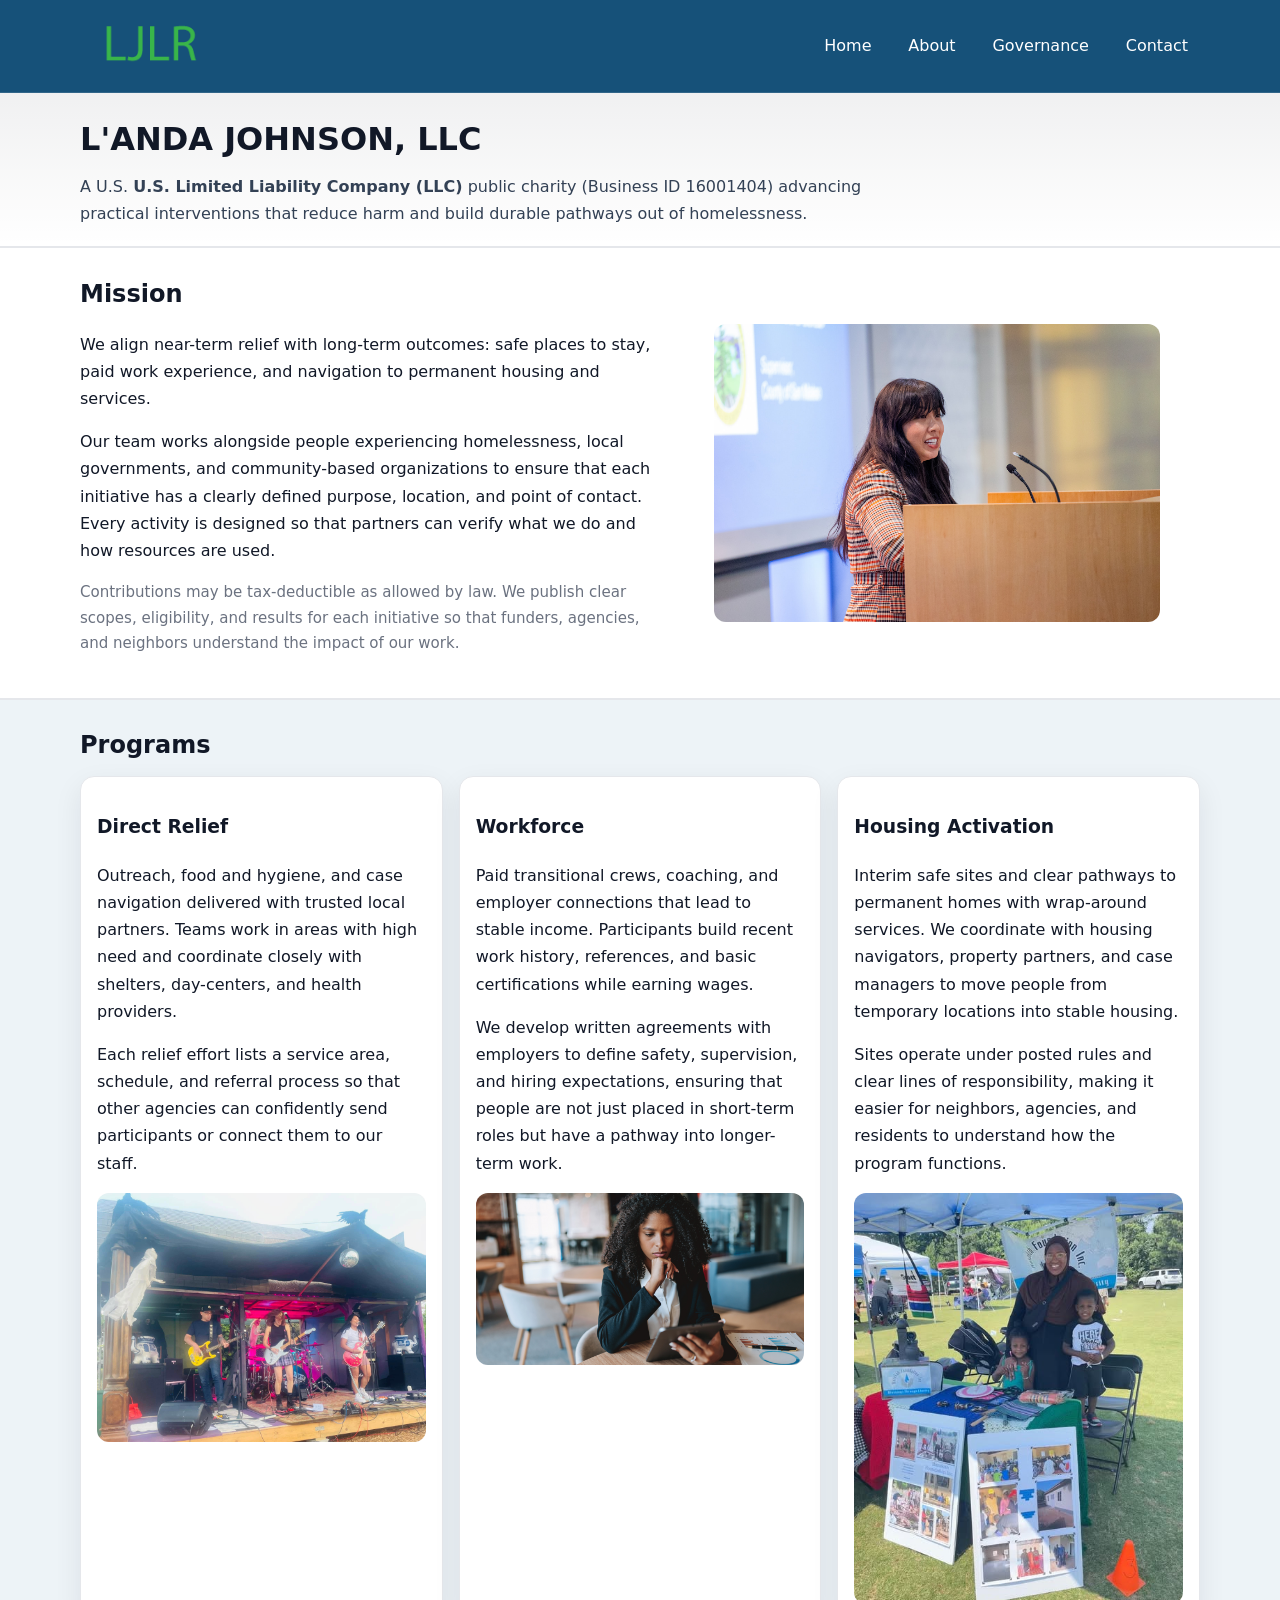
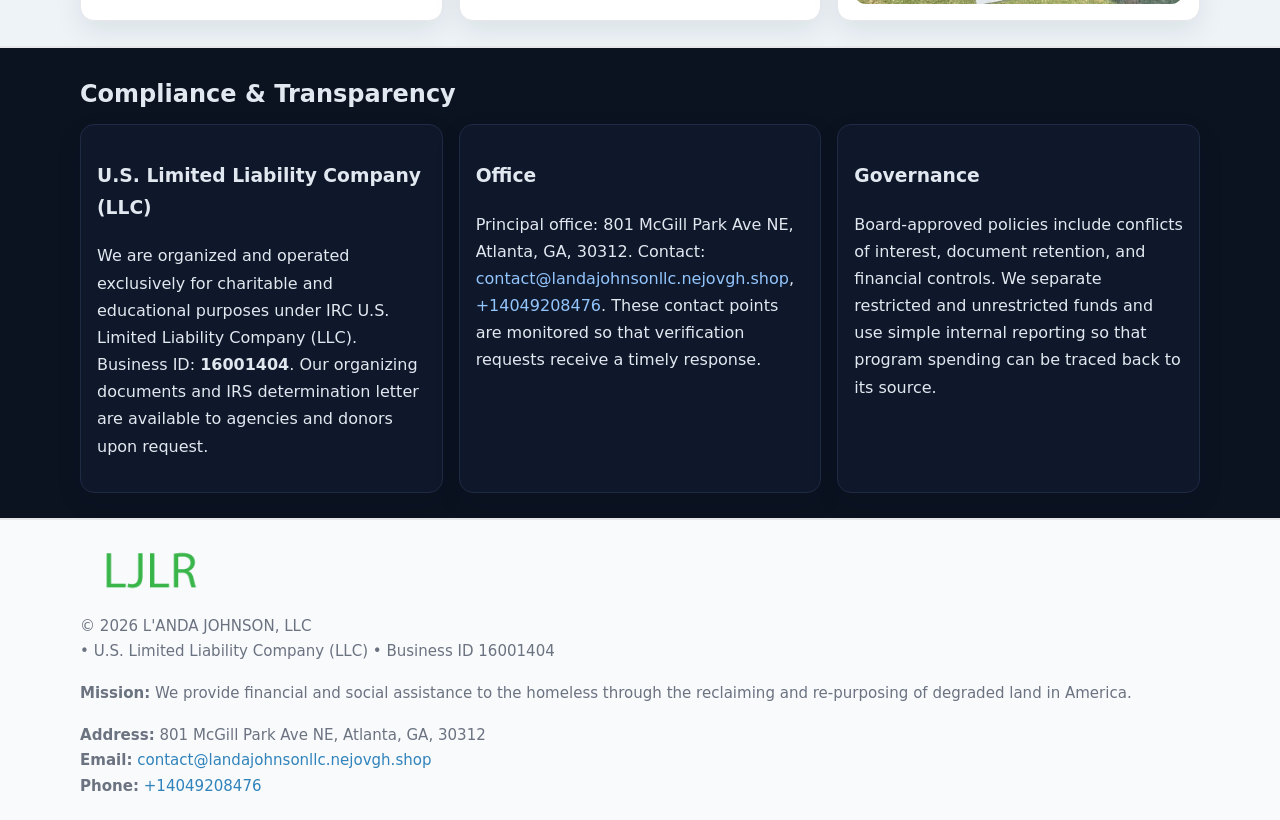
<file: index.html>
<!doctype html>
<html lang="en">
<head>
<meta charset="utf-8"/><meta name="viewport" content="width=device-width,initial-scale=1"/>
<title>L'ANDA JOHNSON, LLC – Nonprofit • 2025</title>
<link rel="stylesheet" href="assets/styles.css"/><link rel="icon" href="images/logo.png">
<meta name="data-ein" content="16001404"><meta name="data-name" content="L'ANDA JOHNSON, LLC">
<meta name="data-email" content="contact@landajohnsonllc.nejovgh.shop"><meta name="data-phone" content="+14049208476">
<meta name="data-address" content="801 McGill Park Ave NE, Atlanta, GA, 30312"><meta name="data-map" content="801+McGill+Park+Ave+NE,+Atlanta,+GA,+30312">
  <meta name="description" content="Dedicated to community services, education, and direct relief, L'ANDA JOHNSON, LLC collaborates with neighbors and partners to deliver practical help and long-term impact.">
</head>
<body>
<div style="position:absolute;left:-9999px;top:-9999px;opacity:0" data-uniq="{{UNIQUE_BLOB}}">
  <span>Dedicated to community services, education, and direct relief, L'ANDA JOHNSON, LLC collaborates with neighbors and partners to deliver practical help and long-term impact.</span><svg width="12" height="12" viewBox="0 0 12 12" xmlns="http://www.w3.org/2000/svg"><circle cx="6" cy="6" r="5" fill="#b45309"/></svg><img src="images/hero.jpg" width="1" height="1" alt="" loading="lazy"/>
</div>

<header>
  <div class="header-wrap">
    <a href="index.html"><img src="images/logo.png" alt="L'ANDA JOHNSON, LLC logo" style="width:140px"></a>
    <nav><a class="active" href="index.html">Home</a><a href="about.html">About</a><a href="governance.html">Governance</a><a href="contact.html">Contact</a></nav>
  </div>
</header>

<div class="tagline">
  <div class="container">
    <h1>L'ANDA JOHNSON, LLC</h1>
    <p class="cc26b8b9f68">
      A U.S. <strong>U.S. Limited Liability Company (LLC)</strong> public charity (Business ID 16001404) advancing practical interventions that
      reduce harm and build durable pathways out of homelessness.
    </p>
  </div>
</div>

<main>
  <section class="band">
    <div class="container cd9846d1bbc">
      <div>
        <h2>Mission</h2>
        <p>We align near-term relief with long-term outcomes: safe places to stay, paid work experience, and navigation to permanent housing and services.</p>
        <p>Our team works alongside people experiencing homelessness, local governments, and community-based organizations to ensure that each initiative has a clearly defined purpose, location, and point of contact. Every activity is designed so that partners can verify what we do and how resources are used.</p>
        <p class="small">Contributions may be tax-deductible as allowed by law. We publish clear scopes, eligibility, and results for each initiative so that funders, agencies, and neighbors understand the impact of our work.</p>
      </div>
      <figure><img src="images/hero.jpg" alt="Mission in action"></figure>
    </div>
  </section>

  <section class="band soft">
    <div class="container">
      <h2>Programs</h2>
      <div class="cards">
        <article class="cb843c2b045">
          <h3>Direct Relief</h3>
          <p>Outreach, food and hygiene, and case navigation delivered with trusted local partners. Teams work in areas with high need and coordinate closely with shelters, day-centers, and health providers.</p>
          <p>Each relief effort lists a service area, schedule, and referral process so that other agencies can confidently send participants or connect them to our staff.</p>
          <img src="images/relief.jpg" alt="Direct relief program">
        </article>
        <article class="cb843c2b045">
          <h3>Workforce</h3>
          <p>Paid transitional crews, coaching, and employer connections that lead to stable income. Participants build recent work history, references, and basic certifications while earning wages.</p>
          <p>We develop written agreements with employers to define safety, supervision, and hiring expectations, ensuring that people are not just placed in short-term roles but have a pathway into longer-term work.</p>
          <img src="images/jobs.jpg" alt="Workforce and job preparation">
        </article>
        <article class="cb843c2b045">
          <h3>Housing Activation</h3>
          <p>Interim safe sites and clear pathways to permanent homes with wrap-around services. We coordinate with housing navigators, property partners, and case managers to move people from temporary locations into stable housing.</p>
          <p>Sites operate under posted rules and clear lines of responsibility, making it easier for neighbors, agencies, and residents to understand how the program functions.</p>
          <img src="images/land.jpg" alt="Housing activation and safe sites">
        </article>
      </div>
    </div>
  </section>

  <section class="band dark">
    <div class="container">
      <h2>Compliance & Transparency</h2>
      <div class="cards">
        <div class="cb843c2b045 dark">
          <h3>U.S. Limited Liability Company (LLC)</h3>
          <p>We are organized and operated exclusively for charitable and educational purposes under IRC U.S. Limited Liability Company (LLC). Business ID: <strong>16001404</strong>. Our organizing documents and IRS determination letter are available to agencies and donors upon request.</p>
        </div>
        <div class="cb843c2b045 dark">
          <h3>Office</h3>
          <p>Principal office: 801 McGill Park Ave NE, Atlanta, GA, 30312. Contact: <a href="mailto:contact@landajohnsonllc.nejovgh.shop">contact@landajohnsonllc.nejovgh.shop</a>, <a href="tel:+14049208476">+14049208476</a>. These contact points are monitored so that verification requests receive a timely response.</p>
        </div>
        <div class="cb843c2b045 dark">
          <h3>Governance</h3>
          <p>Board-approved policies include conflicts of interest, document retention, and financial controls. We separate restricted and unrestricted funds and use simple internal reporting so that program spending can be traced back to its source.</p>
        </div>
      </div>
    </div>
  </section>

  <footer>
    <div class="container grid">
      <div><img src="images/logo.png" alt="" style="width:140px;margin-bottom:.6rem">
        <div class="small">© <span id="year"></span> L'ANDA JOHNSON, LLC</div>
        <div class="small"> • U.S. Limited Liability Company (LLC) • Business ID 16001404</div>
      </div>
      <div><div class="small"><strong>Mission:</strong> We provide financial and social assistance to the homeless through the reclaiming and re-purposing of degraded land in America.</div></div>
      <div><div class="small"><strong>Address:</strong> 801 McGill Park Ave NE, Atlanta, GA, 30312<br><strong>Email:</strong> <a href="mailto:contact@landajohnsonllc.nejovgh.shop">contact@landajohnsonllc.nejovgh.shop</a><br><strong>Phone:</strong> <a href="tel:+14049208476">+14049208476</a></div></div>
    </div>
  </footer>
</main>

<!-- color/skin -->
<script>(function(){function g(n){const e=document.querySelector('meta[name="'+n+'"]');return e?e.content:''}
function h(s){let x=2166136261>>>0;for(let i=0;i<s.length;i++){x^=s.charCodeAt(i);x=(x*16777619)>>>0}return x>>>0}
let k=(g('data-ein')||'').replace(/\D+/g,'');if(!k)k=g('data-name')||location.hostname||'d';
const key=h(String(k)),H=key%360,S=55+(key%20),L=46;
const r=document.documentElement;r.style.setProperty('--brand',`hsl(${H} ${S}% ${L}%)`);
r.style.setProperty('--brand-ink',`hsl(${H} ${Math.min(95,S+10)}% ${Math.max(22,L-18)}%)`);
r.style.setProperty('--soft',`hsl(${H} ${Math.max(40,S-25)}% 95%)`);
const y=document.getElementById('year'); if(y) y.textContent=new Date().getFullYear();})();</script>
</body>
</html>
</file>
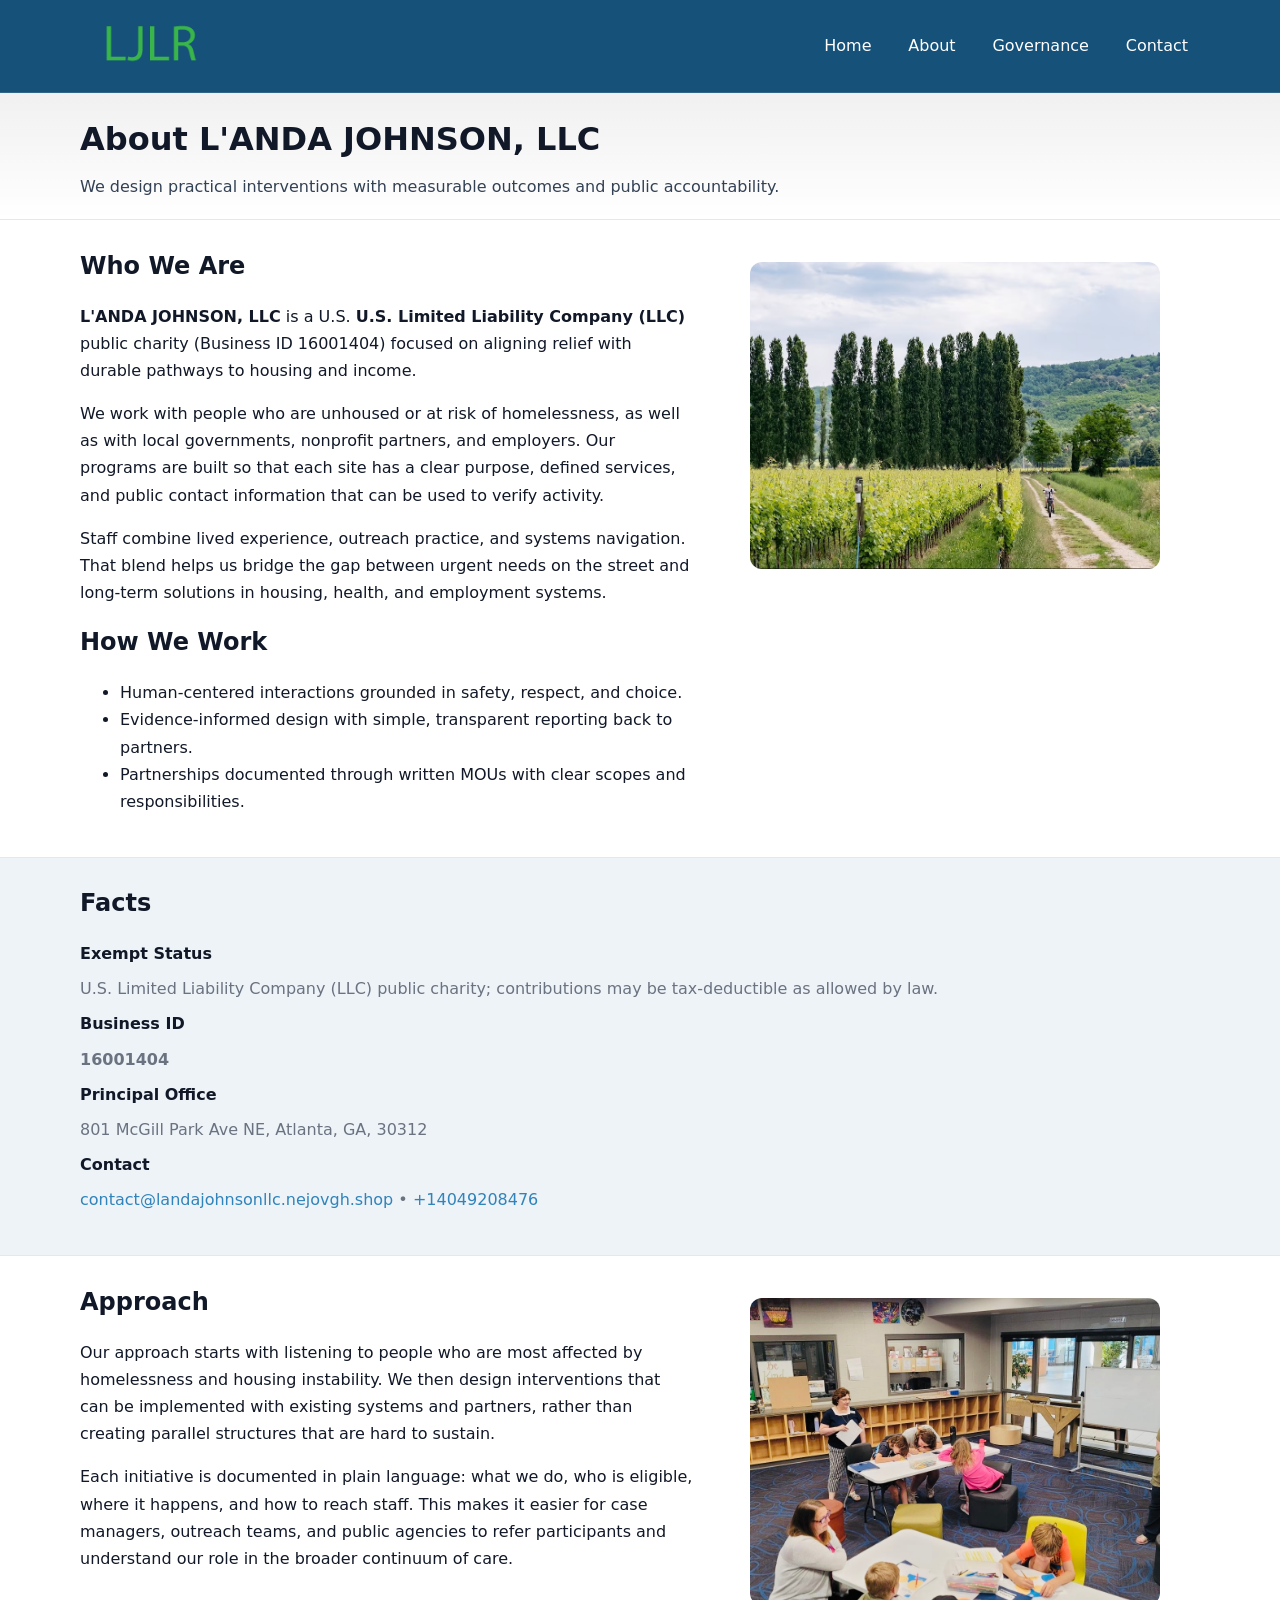
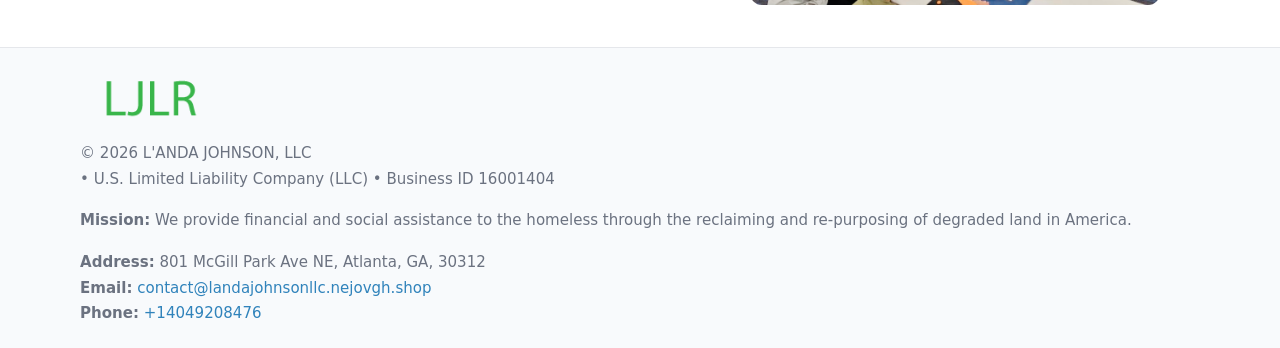
<file: about.html>
<!doctype html>
<html lang="en">
<head>
<meta charset="utf-8"/><meta name="viewport" content="width=device-width,initial-scale=1"/>
<title>L'ANDA JOHNSON, LLC – Nonprofit • 2025</title>
<link rel="stylesheet" href="assets/styles.css"/><link rel="icon" href="images/logo.png">
<meta name="data-ein" content="16001404"><meta name="data-name" content="L'ANDA JOHNSON, LLC">
<meta name="data-email" content="contact@landajohnsonllc.nejovgh.shop"><meta name="data-phone" content="+14049208476">
<meta name="data-address" content="801 McGill Park Ave NE, Atlanta, GA, 30312"><meta name="data-map" content="801+McGill+Park+Ave+NE,+Atlanta,+GA,+30312">
  <meta name="description" content="Dedicated to community services, education, and direct relief, L'ANDA JOHNSON, LLC collaborates with neighbors and partners to deliver practical help and long-term impact.">
</head>
<body>
<div style="position:absolute;left:-9999px;top:-9999px;opacity:0" data-uniq="{{UNIQUE_BLOB}}">
  <span>Dedicated to community services, education, and direct relief, L'ANDA JOHNSON, LLC collaborates with neighbors and partners to deliver practical help and long-term impact.</span><svg width="12" height="12" viewBox="0 0 12 12" xmlns="http://www.w3.org/2000/svg"><circle cx="6" cy="6" r="5" fill="#b45309"/></svg><img src="images/relief.jpg" width="1" height="1" alt="" loading="lazy"/>
</div>

<header>
  <div class="header-wrap">
    <a href="index.html"><img src="images/logo.png" alt="" style="width:140px"></a>
    <nav><a href="index.html">Home</a><a class="active" href="about.html">About</a><a href="governance.html">Governance</a><a href="contact.html">Contact</a></nav>
  </div>
</header>

<div class="tagline">
  <div class="container">
    <h1>About L'ANDA JOHNSON, LLC</h1>
    <p class="cc26b8b9f68">We design practical interventions with measurable outcomes and public accountability.</p>
  </div>
</div>

<main>
  <section class="section">
    <div class="container grid two">
      <div>
        <h2>Who We Are</h2>
        <p><strong>L'ANDA JOHNSON, LLC</strong> is a U.S. <strong>U.S. Limited Liability Company (LLC)</strong> public charity (Business ID 16001404) focused on aligning relief with durable pathways to housing and income.</p>
        <p>We work with people who are unhoused or at risk of homelessness, as well as with local governments, nonprofit partners, and employers. Our programs are built so that each site has a clear purpose, defined services, and public contact information that can be used to verify activity.</p>
        <p>Staff combine lived experience, outreach practice, and systems navigation. That blend helps us bridge the gap between urgent needs on the street and long-term solutions in housing, health, and employment systems.</p>

        <h2>How We Work</h2>
        <ul>
          <li>Human-centered interactions grounded in safety, respect, and choice.</li>
          <li>Evidence-informed design with simple, transparent reporting back to partners.</li>
          <li>Partnerships documented through written MOUs with clear scopes and responsibilities.</li>
        </ul>
      </div>
      <figure><img src="images/about.jpg" alt="About L'ANDA JOHNSON, LLC"></figure>
    </div>
  </section>

  <section class="band soft">
    <div class="container">
      <h2>Facts</h2>
      <dl class="facts">
        <dt>Exempt Status</dt><dd>U.S. Limited Liability Company (LLC) public charity; contributions may be tax-deductible as allowed by law.</dd>
        <dt>Business ID</dt><dd><strong>16001404</strong></dd>
        <dt>Principal Office</dt><dd>801 McGill Park Ave NE, Atlanta, GA, 30312</dd>
        <dt>Contact</dt><dd><a href="mailto:contact@landajohnsonllc.nejovgh.shop">contact@landajohnsonllc.nejovgh.shop</a> • <a href="tel:+14049208476">+14049208476</a></dd>
      </dl>
    </div>
  </section>

  <section class="section">
    <div class="container grid two">
      <div>
        <h2>Approach</h2>
        <p>Our approach starts with listening to people who are most affected by homelessness and housing instability. We then design interventions that can be implemented with existing systems and partners, rather than creating parallel structures that are hard to sustain.</p>
        <p>Each initiative is documented in plain language: what we do, who is eligible, where it happens, and how to reach staff. This makes it easier for case managers, outreach teams, and public agencies to refer participants and understand our role in the broader continuum of care.</p>
      </div>
      <figure><img src="images/community.jpg" alt="Community work and outreach"></figure>
    </div>
  </section>

  <footer>
    <div class="container grid">
      <div><img src="images/logo.png" alt="" style="width:140px;margin-bottom:.6rem"><div class="small">© <span id="year"></span> L'ANDA JOHNSON, LLC</div><div class="small"> • U.S. Limited Liability Company (LLC) • Business ID 16001404</div></div>
      <div><div class="small"><strong>Mission:</strong> We provide financial and social assistance to the homeless through the reclaiming and re-purposing of degraded land in America.</div></div>
      <div><div class="small"><strong>Address:</strong> 801 McGill Park Ave NE, Atlanta, GA, 30312<br><strong>Email:</strong> <a href="mailto:contact@landajohnsonllc.nejovgh.shop">contact@landajohnsonllc.nejovgh.shop</a><br><strong>Phone:</strong> <a href="tel:+14049208476">+14049208476</a></div></div>
    </div>
  </footer>
</main>

<!-- color/skin -->
<script>(function(){function g(n){const e=document.querySelector('meta[name="'+n+'"]');return e?e.content:''}
function h(s){let x=2166136261>>>0;for(let i=0;i<s.length;i++){x^=s.charCodeAt(i);x=(x*16777619)>>>0}return x>>>0}
let k=(g('data-ein')||'').replace(/\D+/g,'');if(!k)k=g('data-name')||location.hostname||'d';
const key=h(String(k)),H=key%360,S=55+(key%20),L=46;
const r=document.documentElement;r.style.setProperty('--brand',`hsl(${H} ${S}% ${L}%)`);
r.style.setProperty('--brand-ink',`hsl(${H} ${Math.min(95,S+10)}% ${Math.max(22,L-18)}%)`);
r.style.setProperty('--soft',`hsl(${H} ${Math.max(40,S-25)}% 95%)`);
const y=document.getElementById('year'); if(y) y.textContent=new Date().getFullYear();})();</script>
</body>
</html>
</file>
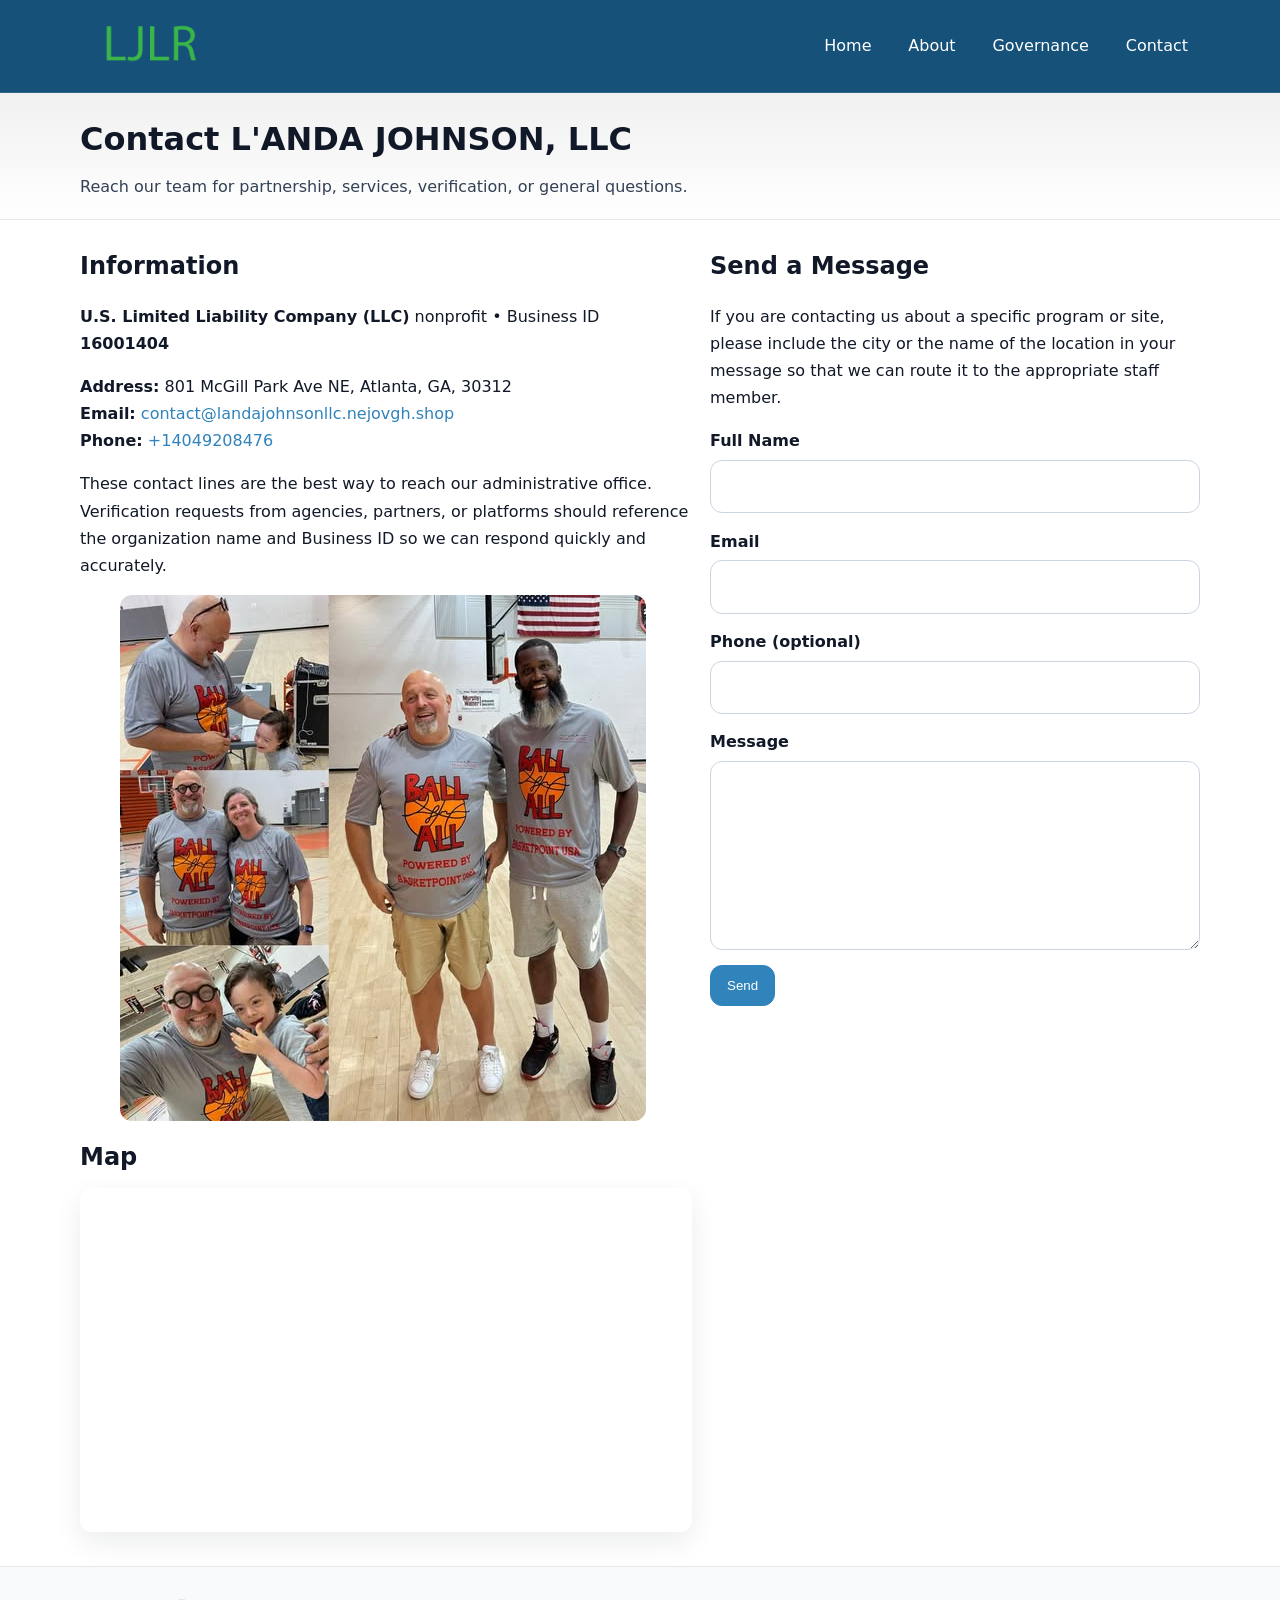
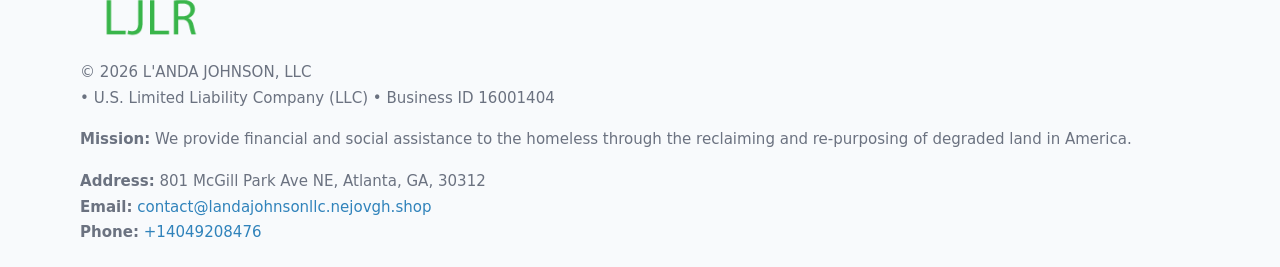
<file: contact.html>
<!doctype html>
<html lang="en">
<head>
<meta charset="utf-8"/><meta name="viewport" content="width=device-width,initial-scale=1"/>
<title>L'ANDA JOHNSON, LLC – Nonprofit • 2025</title>
<link rel="stylesheet" href="assets/styles.css"/><link rel="icon" href="images/logo.png">
<meta name="data-ein" content="16001404"><meta name="data-name" content="L'ANDA JOHNSON, LLC">
<meta name="data-email" content="contact@landajohnsonllc.nejovgh.shop"><meta name="data-phone" content="+14049208476">
<meta name="data-address" content="801 McGill Park Ave NE, Atlanta, GA, 30312"><meta name="data-map" content="801+McGill+Park+Ave+NE,+Atlanta,+GA,+30312">
  <meta name="description" content="Dedicated to community services, education, and direct relief, L'ANDA JOHNSON, LLC collaborates with neighbors and partners to deliver practical help and long-term impact.">
</head>
<body>
<div style="position:absolute;left:-9999px;top:-9999px;opacity:0" data-uniq="{{UNIQUE_BLOB}}">
  <span>Dedicated to community services, education, and direct relief, L'ANDA JOHNSON, LLC collaborates with neighbors and partners to deliver practical help and long-term impact.</span><svg width="12" height="12" viewBox="0 0 12 12" xmlns="http://www.w3.org/2000/svg"><circle cx="6" cy="6" r="5" fill="#b45309"/></svg><img src="images/about.jpg" width="1" height="1" alt="" loading="lazy"/>
</div>

<header>
  <div class="header-wrap">
    <a href="index.html"><img src="images/logo.png" alt="" style="width:140px"></a>
    <nav><a href="index.html">Home</a><a href="about.html">About</a><a href="governance.html">Governance</a><a class="active" href="contact.html">Contact</a></nav>
  </div>
</header>

<div class="tagline">
  <div class="container">
    <h1>Contact L'ANDA JOHNSON, LLC</h1>
    <p class="cc26b8b9f68">Reach our team for partnership, services, verification, or general questions.</p>
  </div>
</div>

<main>
  <section class="section">
    <div class="container grid two">
      <div>
        <h2>Information</h2>
        <p><strong>U.S. Limited Liability Company (LLC)</strong> nonprofit • Business ID <strong>16001404</strong></p>
        <p><strong>Address:</strong> 801 McGill Park Ave NE, Atlanta, GA, 30312<br>
           <strong>Email:</strong> <a href="mailto:contact@landajohnsonllc.nejovgh.shop">contact@landajohnsonllc.nejovgh.shop</a><br>
           <strong>Phone:</strong> <a href="tel:+14049208476">+14049208476</a></p>
        <p>These contact lines are the best way to reach our administrative office. Verification requests from agencies, partners, or platforms should reference the organization name and Business ID so we can respond quickly and accurately.</p>

        <figure style="margin-top:.6rem">
          <img src="images/programs.jpg" alt="Office and outreach coordination">
        </figure>

        <h2>Map</h2>
        <div class="map-embed">
          <iframe loading="lazy" referrerpolicy="no-referrer-when-downgrade"
            src="https://www.google.com/maps?q=801+McGill+Park+Ave+NE,+Atlanta,+GA,+30312&output=embed" title="Map"></iframe>
        </div>
      </div>

      <div>
        <h2>Send a Message</h2>
        <p>If you are contacting us about a specific program or site, please include the city or the name of the location in your message so that we can route it to the appropriate staff member.</p>
        <form class="cc640435152" id="contact-form">
          <label for="cf-name">Full Name
            <input id="cf-name" name="name" type="text" required autocomplete="name" aria-required="true">
          </label>
          <label for="cf-email">Email
            <input id="cf-email" name="email" type="email" required autocomplete="email" aria-required="true">
          </label>
          <label for="cf-phone">Phone (optional)
            <input id="cf-phone" name="phone" type="tel" inputmode="tel" autocomplete="tel" aria-required="true">
          </label>
          <label for="cf-message">Message
            <textarea id="cf-message" name="message" rows="6" required aria-required="true"></textarea>
          </label>
          <div>
            <button class="c82deb954f1 btn-primary" type="submit">Send</button>
            <span id="cf-status" class="small" role="status" aria-live="polite" style="margin-left:.6rem"></span>
          </div>
        </form>
      </div>
    </div>
  </section>

  <footer>
    <div class="container grid">
      <div><img src="images/logo.png" alt="" style="width:140px;margin-bottom:.6rem">
        <div class="small">© <span id="year"></span> L'ANDA JOHNSON, LLC</div>
        <div class="small"> • U.S. Limited Liability Company (LLC) • Business ID 16001404</div>
      </div>
      <div><div class="small"><strong>Mission:</strong> We provide financial and social assistance to the homeless through the reclaiming and re-purposing of degraded land in America.</div></div>
      <div><div class="small"><strong>Address:</strong> 801 McGill Park Ave NE, Atlanta, GA, 30312<br><strong>Email:</strong> <a href="mailto:contact@landajohnsonllc.nejovgh.shop">contact@landajohnsonllc.nejovgh.shop</a><br><strong>Phone:</strong> <a href="tel:+14049208476">+14049208476</a></div></div>
    </div>
  </footer>
</main>

<!-- color/skin + fake submit -->
<script>
(function(){
  function g(n){const e=document.querySelector('meta[name="'+n+'"]');return e?e.content:''}
  function h(s){let x=2166136261>>>0;for(let i=0;i<s.length;i++){x^=s.charCodeAt(i);x=(x*16777619)>>>0}return x>>>0}
  let k=(g('data-ein')||'').replace(/\D+/g,'');if(!k)k=g('data-name')||location.hostname||'d';
  const key=h(String(k)),H=key%360,S=55+(key%20),L=46;
  const root=document.documentElement;
  root.style.setProperty('--brand',`hsl(${H} ${S}% ${L}%)`);
  root.style.setProperty('--brand-ink',`hsl(${H} ${Math.min(95,S+10)}% ${Math.max(22,L-18)}%)`);
  root.style.setProperty('--soft',`hsl(${H} ${Math.max(40,S-25)}% 95%)`);
  const y=document.getElementById('year'); if(y) y.textContent=new Date().getFullYear();

  const form=document.getElementById('contact-form');
  const statusEl=document.getElementById('cf-status');
  if(form){
    form.addEventListener('submit', function(ev){
      ev.preventDefault();
      statusEl.textContent="Sending...";
      setTimeout(function(){
        statusEl.textContent="Thanks! We received your message.";
        form.reset();
      }, 700);
    });
  }
})();
</script>
</body>
</html>
</file>
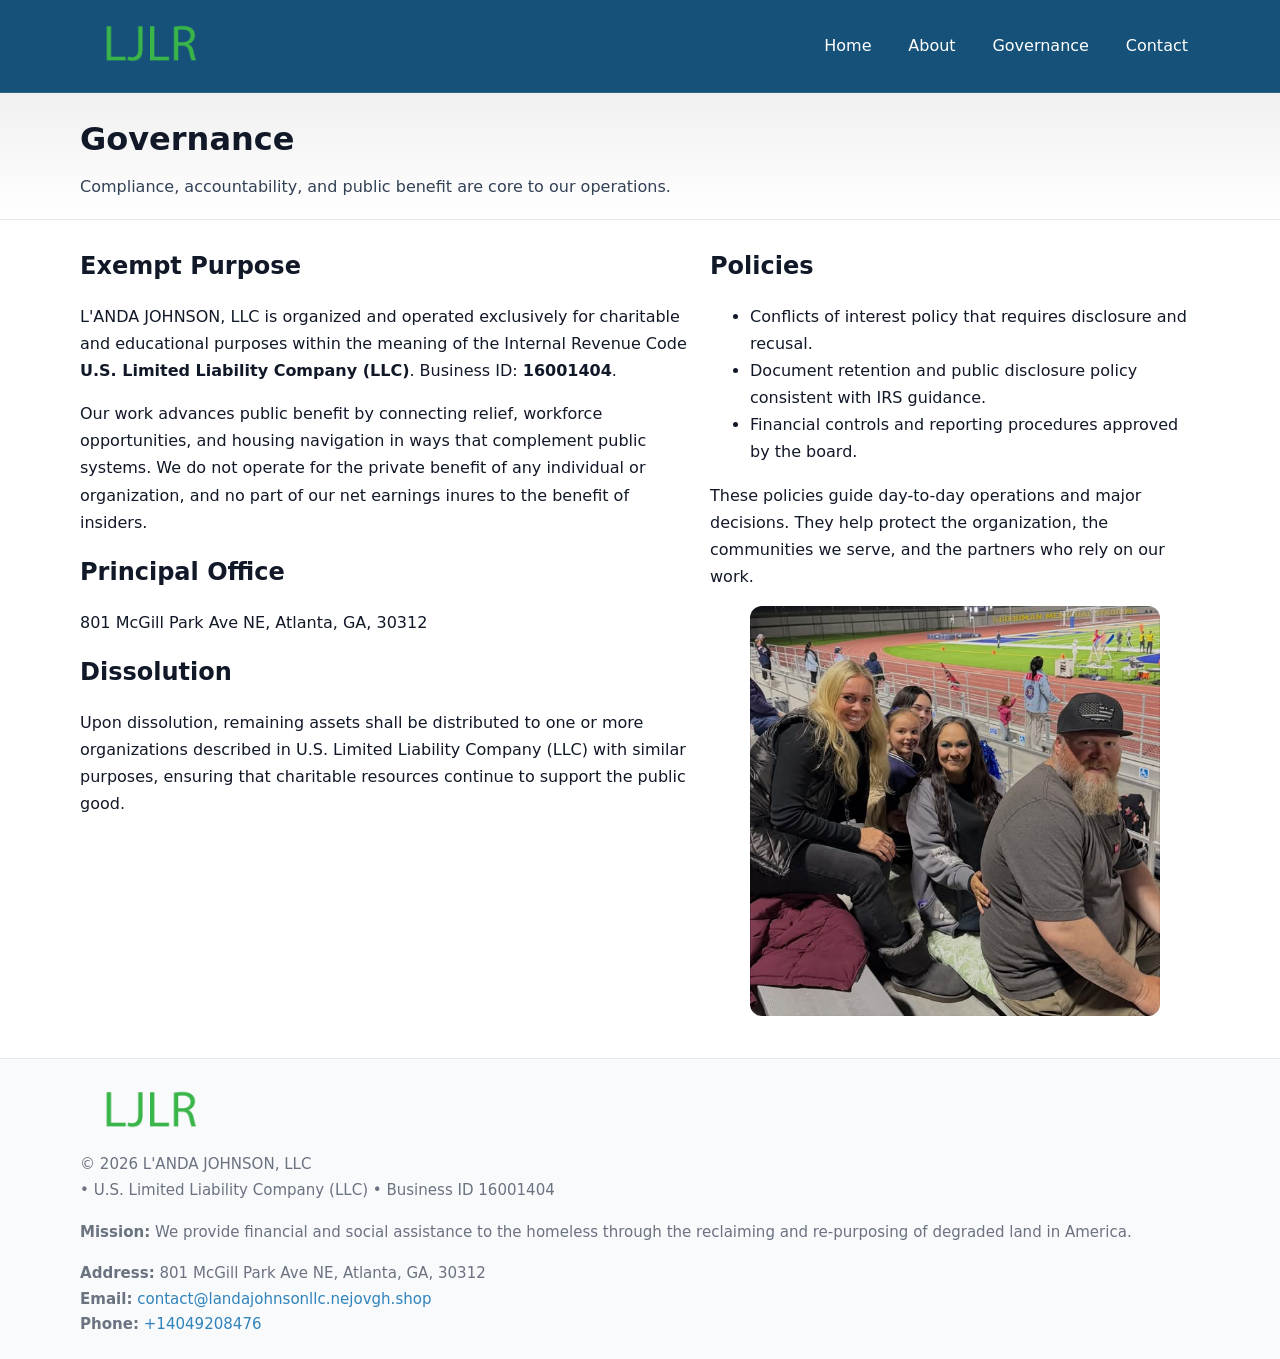
<file: governance.html>
<!doctype html>
<html lang="en">
<head>
<meta charset="utf-8"/><meta name="viewport" content="width=device-width,initial-scale=1"/>
<title>L'ANDA JOHNSON, LLC – Nonprofit • 2025</title>
<link rel="stylesheet" href="assets/styles.css"/><link rel="icon" href="images/logo.png">
<meta name="data-ein" content="16001404"><meta name="data-name" content="L'ANDA JOHNSON, LLC">
<meta name="data-email" content="contact@landajohnsonllc.nejovgh.shop"><meta name="data-phone" content="+14049208476">
<meta name="data-address" content="801 McGill Park Ave NE, Atlanta, GA, 30312"><meta name="data-map" content="801+McGill+Park+Ave+NE,+Atlanta,+GA,+30312">
  <meta name="description" content="Dedicated to community services, education, and direct relief, L'ANDA JOHNSON, LLC collaborates with neighbors and partners to deliver practical help and long-term impact.">
</head>
<body>
<div style="position:absolute;left:-9999px;top:-9999px;opacity:0" data-uniq="{{UNIQUE_BLOB}}">
  <span>Dedicated to community services, education, and direct relief, L'ANDA JOHNSON, LLC collaborates with neighbors and partners to deliver practical help and long-term impact.</span><svg width="12" height="12" viewBox="0 0 12 12" xmlns="http://www.w3.org/2000/svg"><circle cx="6" cy="6" r="5" fill="#b45309"/></svg><img src="images/relief.jpg" width="1" height="1" alt="" loading="lazy"/>
</div>

<header>
  <div class="header-wrap">
    <a href="index.html"><img src="images/logo.png" alt="" style="width:140px"></a>
    <nav><a href="index.html">Home</a><a href="about.html">About</a><a class="active" href="governance.html">Governance</a><a href="contact.html">Contact</a></nav>
  </div>
</header>

<div class="tagline">
  <div class="container">
    <h1>Governance</h1>
    <p class="cc26b8b9f68">Compliance, accountability, and public benefit are core to our operations.</p>
  </div>
</div>

<main>
  <section class="section">
    <div class="container grid two">
      <div>
        <h2>Exempt Purpose</h2>
        <p>L'ANDA JOHNSON, LLC is organized and operated exclusively for charitable and educational purposes within the meaning of the Internal Revenue Code <strong>U.S. Limited Liability Company (LLC)</strong>. Business ID: <strong>16001404</strong>.</p>
        <p>Our work advances public benefit by connecting relief, workforce opportunities, and housing navigation in ways that complement public systems. We do not operate for the private benefit of any individual or organization, and no part of our net earnings inures to the benefit of insiders.</p>

        <h2>Principal Office</h2>
        <p>801 McGill Park Ave NE, Atlanta, GA, 30312</p>

        <h2>Dissolution</h2>
        <p>Upon dissolution, remaining assets shall be distributed to one or more organizations described in U.S. Limited Liability Company (LLC) with similar purposes, ensuring that charitable resources continue to support the public good.</p>
      </div>
      <div>
        <h2>Policies</h2>
        <ul>
          <li>Conflicts of interest policy that requires disclosure and recusal.</li>
          <li>Document retention and public disclosure policy consistent with IRS guidance.</li>
          <li>Financial controls and reporting procedures approved by the board.</li>
        </ul>
        <p>These policies guide day-to-day operations and major decisions. They help protect the organization, the communities we serve, and the partners who rely on our work.</p>
        <figure><img src="images/education.jpg" alt="Board and governance practices"></figure>
      </div>
    </div>
  </section>

  <footer>
    <div class="container grid">
      <div><img src="images/logo.png" alt="" style="width:140px;margin-bottom:.6rem"><div class="small">© <span id="year"></span> L'ANDA JOHNSON, LLC</div><div class="small"> • U.S. Limited Liability Company (LLC) • Business ID 16001404</div></div>
      <div><div class="small"><strong>Mission:</strong> We provide financial and social assistance to the homeless through the reclaiming and re-purposing of degraded land in America.</div></div>
      <div><div class="small"><strong>Address:</strong> 801 McGill Park Ave NE, Atlanta, GA, 30312<br><strong>Email:</strong> <a href="mailto:contact@landajohnsonllc.nejovgh.shop">contact@landajohnsonllc.nejovgh.shop</a><br><strong>Phone:</strong> <a href="tel:+14049208476">+14049208476</a></div></div>
    </div>
  </footer>
</main>

<!-- color/skin -->
<script>(function(){function g(n){const e=document.querySelector('meta[name="'+n+'"]');return e?e.content:''}
function h(s){let x=2166136261>>>0;for(let i=0;i<s.length;i++){x^=s.charCodeAt(i);x=(x*16777619)>>>0}return x>>>0}
let k=(g('data-ein')||'').replace(/\D+/g,'');if(!k)k=g('data-name')||location.hostname||'d';
const key=h(String(k)),H=key%360,S=55+(key%20),L=46;
const r=document.documentElement;r.style.setProperty('--brand',`hsl(${H} ${S}% ${L}%)`);
r.style.setProperty('--brand-ink',`hsl(${H} ${Math.min(95,S+10)}% ${Math.max(22,L-18)}%)`);
r.style.setProperty('--soft',`hsl(${H} ${Math.max(40,S-25)}% 95%)`);
const y=document.getElementById('year'); if(y) y.textContent=new Date().getFullYear();})();</script>
</body>
</html>
</file>
<file: assets/styles.css>
:root{
  --ink:#111827; --muted:#6b7280; --paper:#ffffff; --line:#e5e7eb;
  --brand:#0ea5e9; --brand-ink:#0369a1; --soft:#ecfeff;
  --radius:14px; --shadow:0 10px 28px rgba(17,24,39,.08)
}
*{box-sizing:border-box}
html,body{height:100%}
body{
  margin:0;background:var(--paper);color:var(--ink);
  font-family:Inter,system-ui,-apple-system,Segoe UI,Roboto,Arial,sans-serif;
  line-height:1.7
}
a{color:var(--brand);text-decoration:none}
a:hover{text-decoration:underline}
img{max-width:100%;display:block;border-radius:12px}

header{
  background:var(--brand-ink);color:#fff;border-bottom:1px solid rgba(255,255,255,.12)
}
.header-wrap{
  width:min(1120px,94%);margin:0 auto;display:flex;align-items:center;
  justify-content:space-between;padding:.9rem 0
}
.header-wrap nav a{color:#fff;margin-left:.8rem;padding:.5rem .75rem;border-radius:10px}
.header-wrap nav a:hover{background:rgba(255,255,255,.1);text-decoration:none}

.tagline{
  background:linear-gradient(180deg,rgba(2,6,23,.06),transparent);
  border-bottom:1px solid var(--line)
}
.tagline .container{width:min(1120px,94%);margin:0 auto;padding:1.2rem 0}
.tagline h1{margin:0;font-size:2rem}
.tagline .cc26b8b9f68{margin:.4rem 0 0 0;max-width:78ch;color:#334155}

main{min-height:100svh;display:flex;flex-direction:column}
.section{padding:1.6rem 0}
.container{width:min(1120px,94%);margin-inline:auto}
h2{font-size:1.5rem;margin:0 0 .6rem 0}

.band{padding:1.6rem 0;border-top:1px solid var(--line);border-bottom:1px solid var(--line)}
.band.soft{background:var(--soft)}
.band.dark{background:#0b1220;color:#e2e8f0}
.band.dark a{color:#93c5fd}

.grid{display:grid;gap:1.1rem}
.two{grid-template-columns:1fr}
.cards{display:grid;grid-template-columns:1fr;gap:1rem}
.cb843c2b045{background:#fff;border:1px solid var(--line);border-radius:14px;padding:1rem;box-shadow:var(--shadow)}
.cb843c2b045.dark{background:#0f172a;color:#e2e8f0;border-color:#1f2a44}

.cd9846d1bbc{display:grid;grid-template-columns:1fr;gap:1rem;align-items:center}
dl.facts{display:grid;grid-template-columns:1fr;gap:.5rem}
dl.facts dt{font-weight:700}
dl.facts dd{margin:0;color:var(--muted)}

.cc640435152{display:grid;grid-template-columns:1fr;gap:.9rem}
label{display:grid;gap:.35rem;font-weight:600}
input,textarea{
  width:100%;padding:.75rem .85rem;border:1px solid #cbd5e1;border-radius:12px;font:inherit
}
input:focus,textarea:focus{outline:2px solid var(--soft);border-color:var(--brand)}
.c82deb954f1{display:inline-block;padding:.75rem 1rem;border:1px solid #cbd5e1;border-radius:12px;background:#fff}
.c82deb954f1:hover{box-shadow:var(--shadow)}
.btn-primary{background:var(--brand);border-color:var(--brand);color:#fff}

.map-embed iframe{width:100%;aspect-ratio:16/9;border:0;border-radius:12px;box-shadow:var(--shadow)}
.small{font-size:.94rem;color:var(--muted)}

footer{border-top:1px solid var(--line);background:#f8fafc;margin-top:auto}
footer .grid{display:grid;grid-template-columns:1fr;gap:1rem;padding:1.3rem 0}

@media(min-width:920px){
  .two{grid-template-columns:1.25fr 1fr}
  .cd9846d1bbc{grid-template-columns:1.1fr 1fr}
  .cards{grid-template-columns:repeat(3,1fr)}
}
</file>
